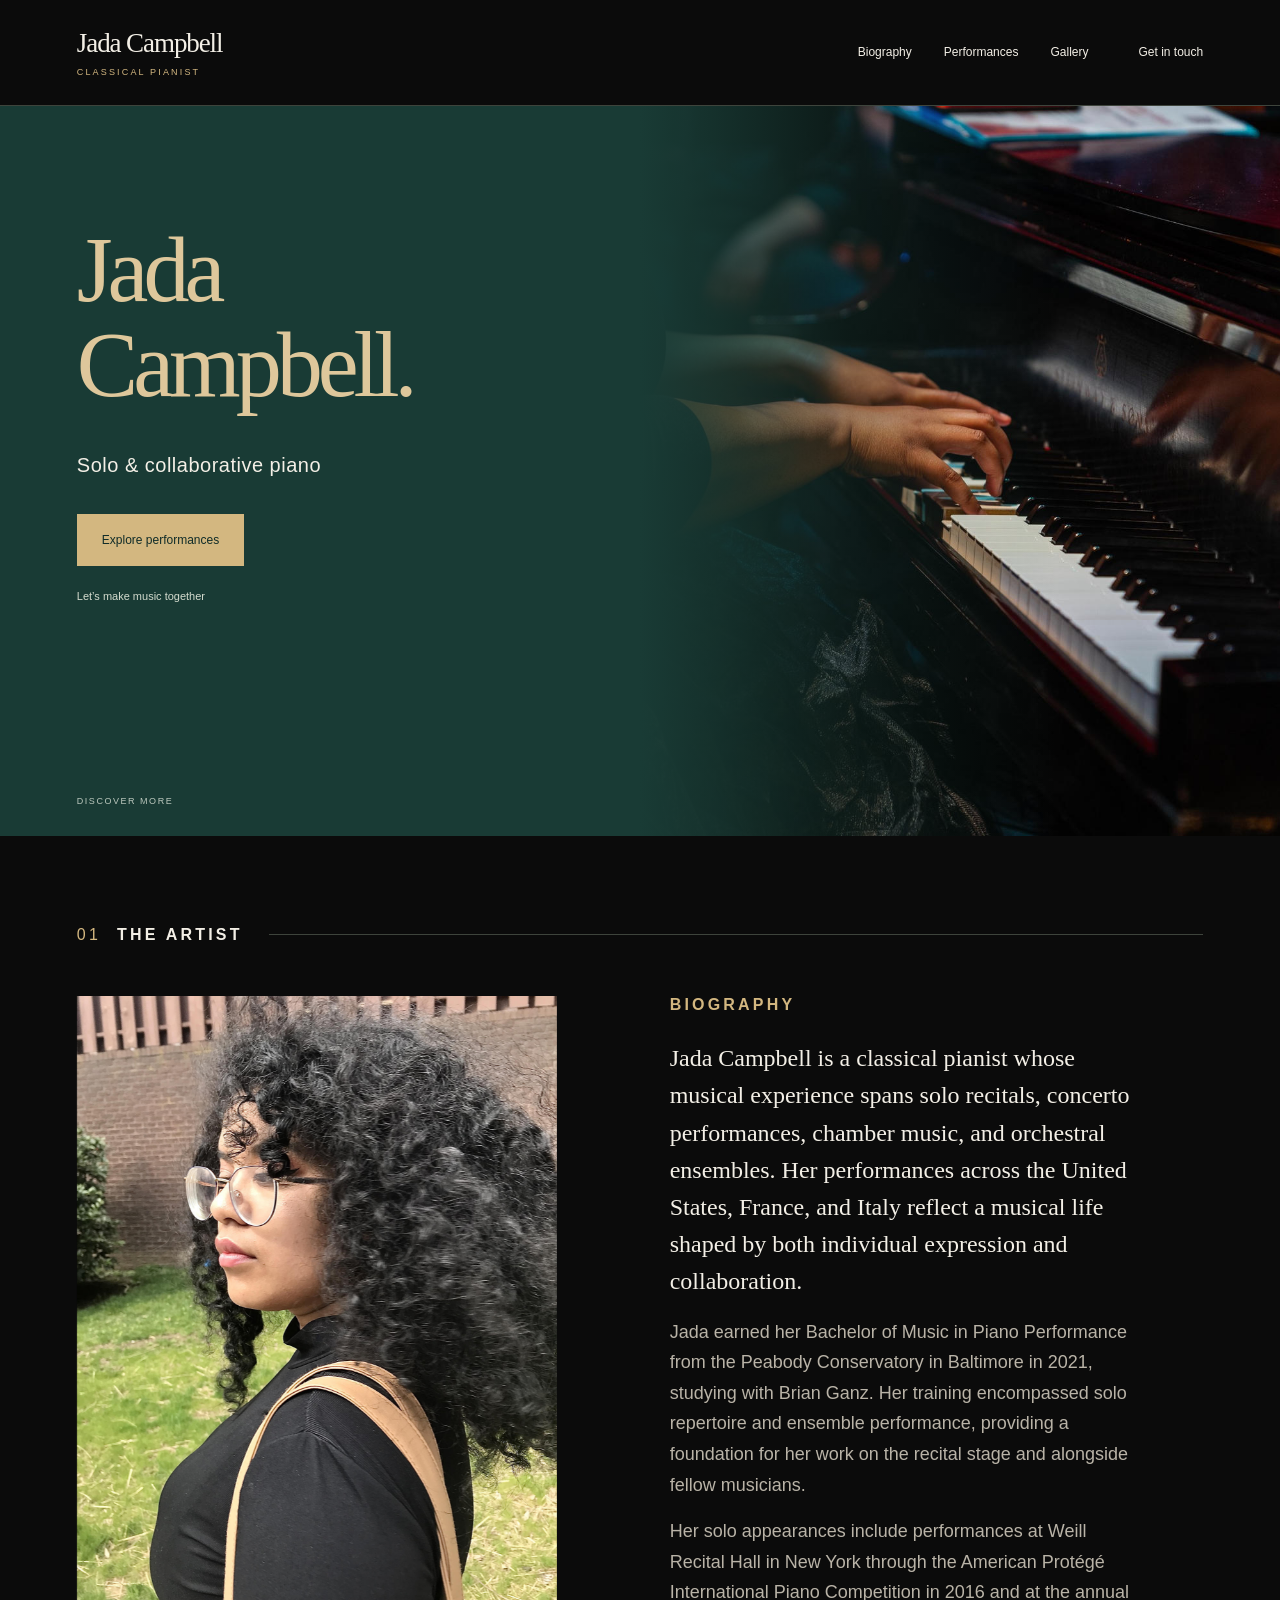
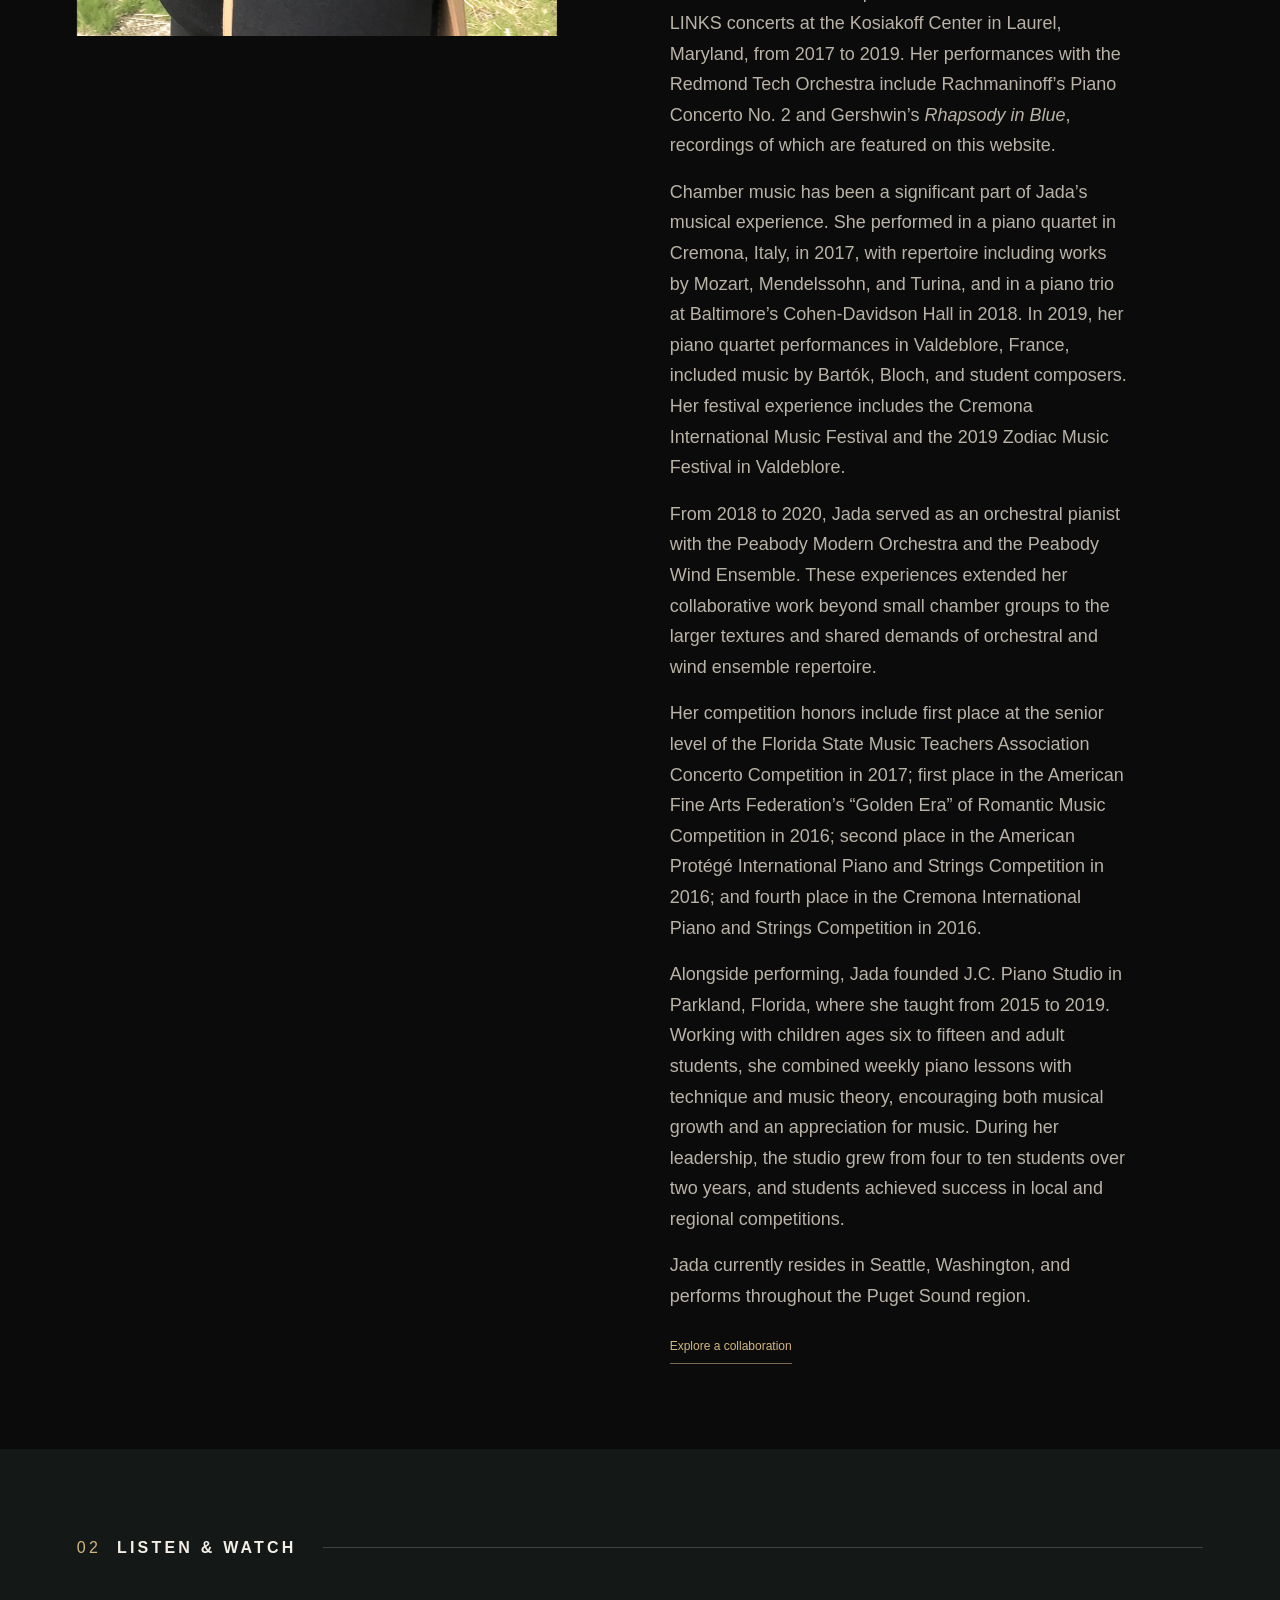
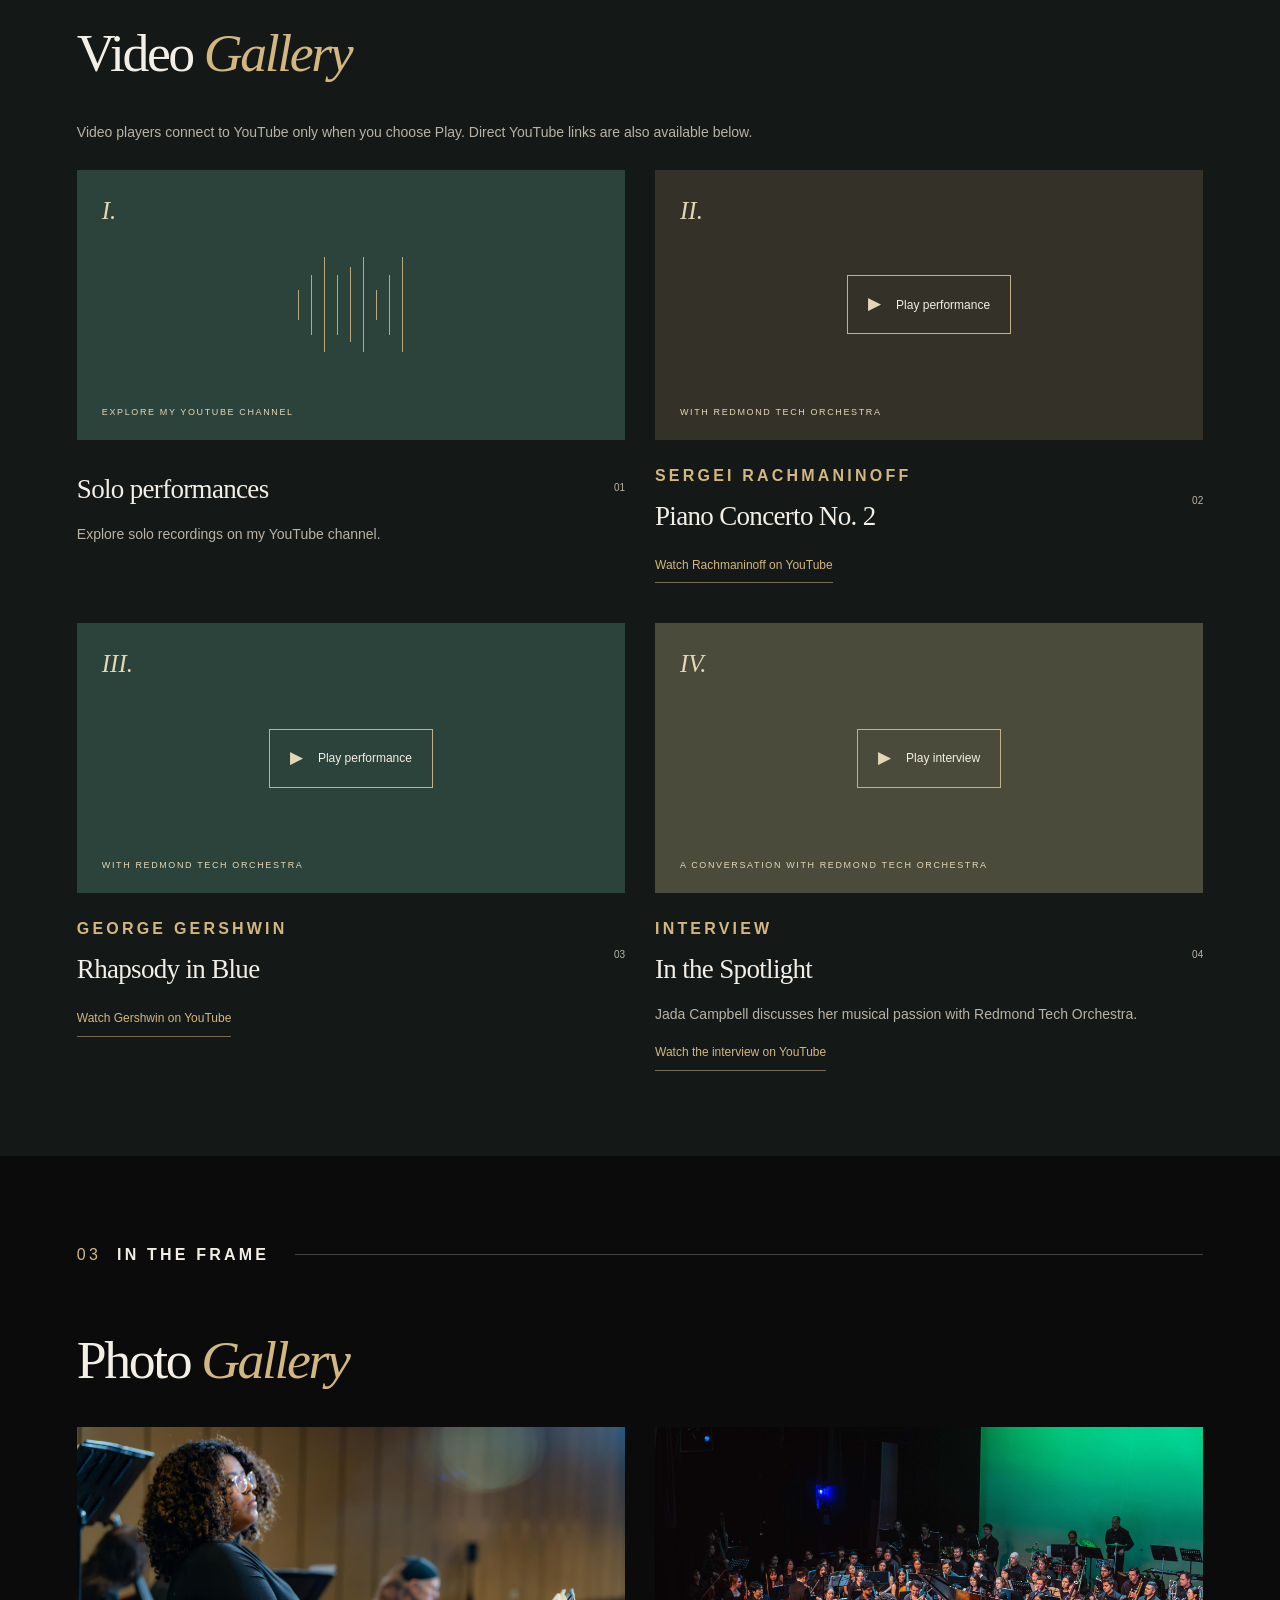
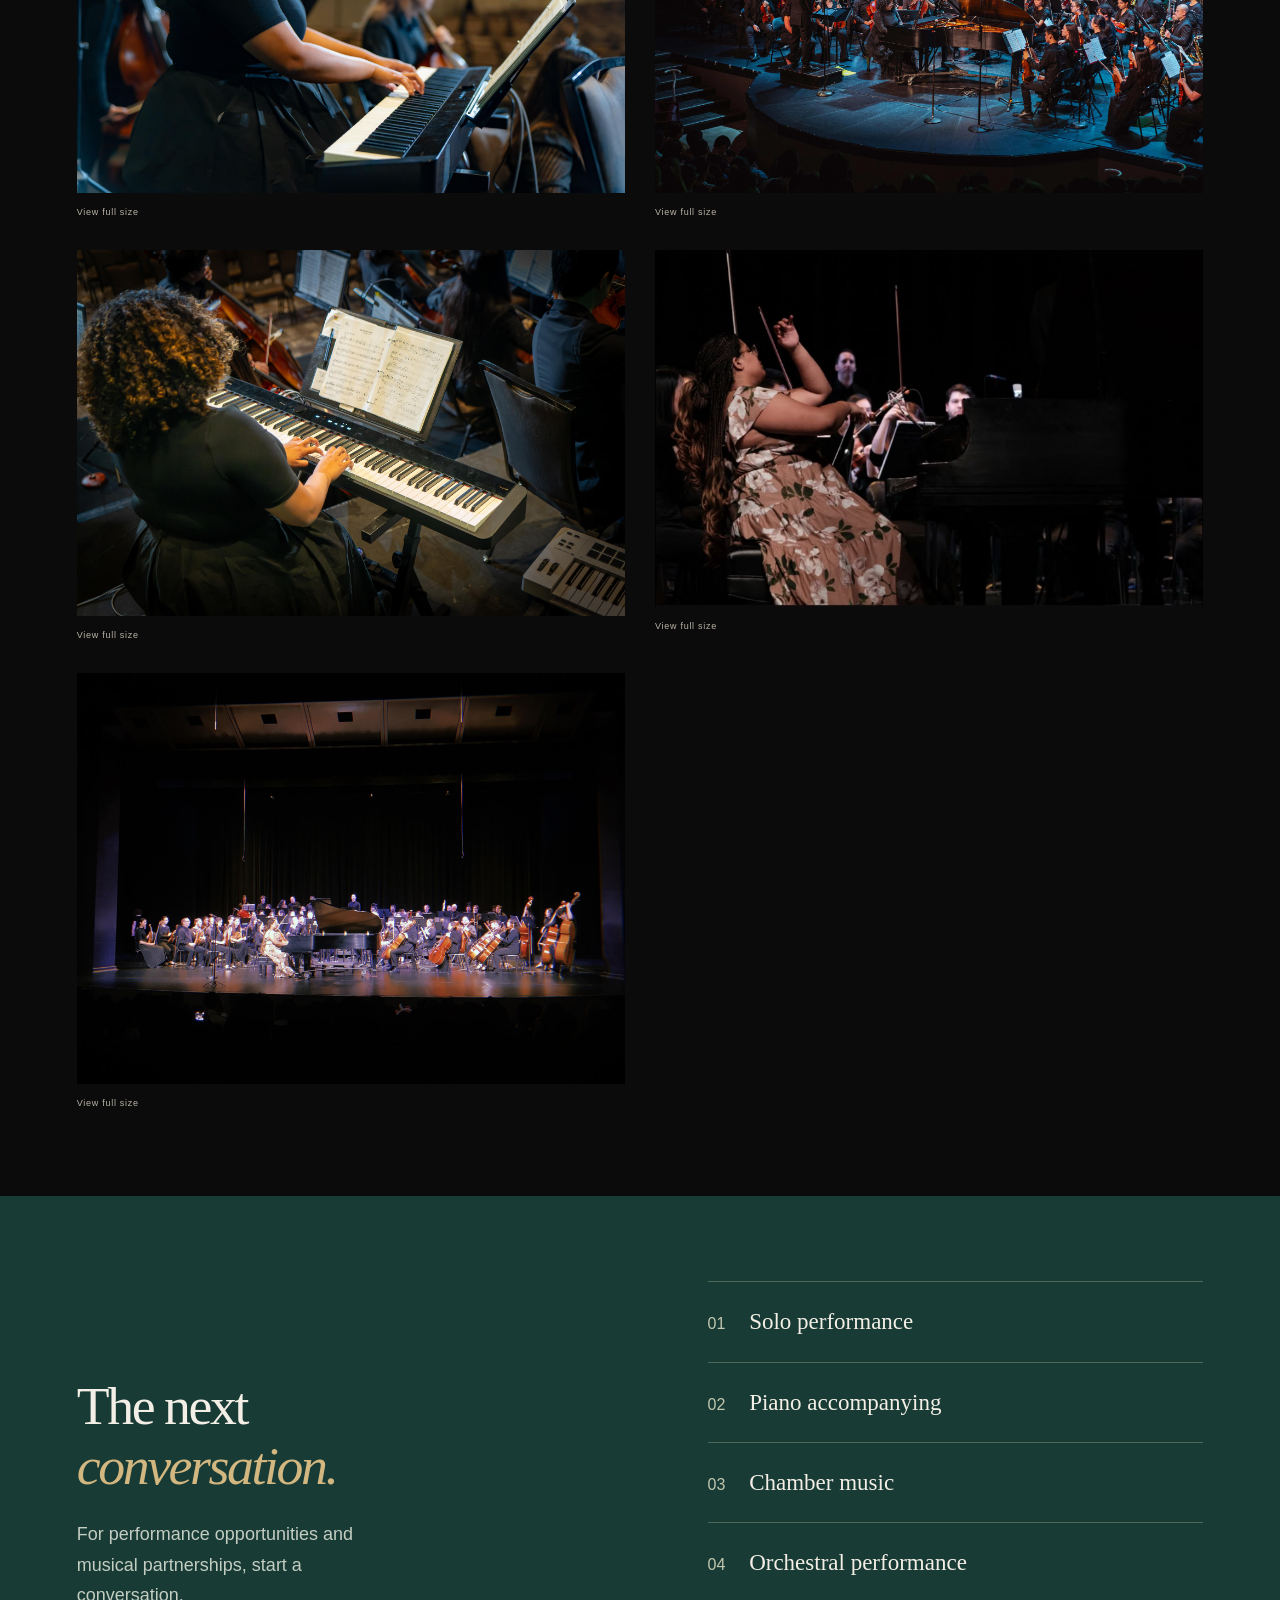
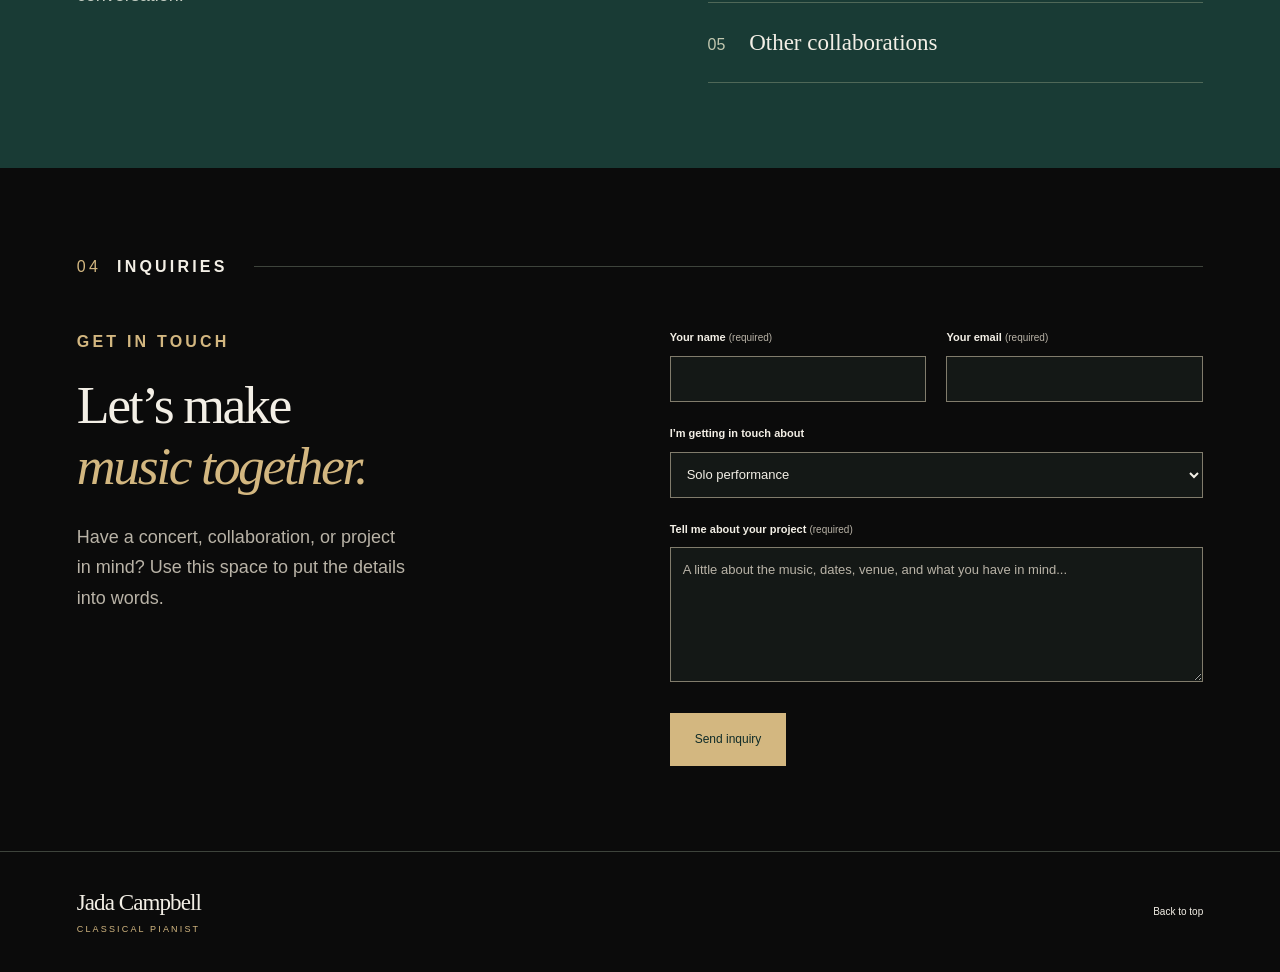
<file: index.html>
<!doctype html>
<html lang="en">
  <head>
    <meta charset="utf-8">
    <meta name="viewport" content="width=device-width, initial-scale=1">
    <meta name="description" content="The artist website of Jada Campbell, classical pianist. Biography, performance media, and inquiries for solo and collaborative projects.">
    <meta name="theme-color" content="#0b0b0b">
    <title>Jada Campbell | Classical Pianist</title>
    <link rel="icon" href="./assets/favicon.svg" type="image/svg+xml">
    <link rel="stylesheet" href="./styles.css">
    <script src="./site.js" defer></script>
  </head>
  <body>
    <a class="skip-link" href="#main">Skip to content</a>
    <header class="site-header">
      <a class="wordmark" href="#home" aria-label="Jada Campbell, home">Jada Campbell<span>Classical pianist</span></a>
      <button class="menu-toggle" type="button" aria-expanded="false" aria-controls="navigation" hidden>Menu <span aria-hidden="true">+</span></button>
      <nav id="navigation" aria-label="Main navigation">
        <a href="#about">Biography</a>
        <a href="#performances">Performances</a>
        <a href="#gallery">Gallery</a>
        <a class="nav-contact" href="#contact">Get in touch</a>
      </nav>
    </header>

    <main id="main">
      <section class="hero" id="home" aria-labelledby="hero-title">
        <div class="hero-copy">
          <h1 id="hero-title">Jada<br>Campbell.</h1>
          <p class="hero-intro">Solo &amp; collaborative piano</p>
          <a class="button button-light" href="#performances">Explore performances</a>
          <a class="hero-secondary" href="#contact">Let&rsquo;s make music together</a>
        </div>
        <div class="hero-art">
          <img src="./assets/hero-orchestra.jpg" width="2000" height="1125" alt="Close-up of Jada Campbell's hands playing a grand piano." fetchpriority="high">
        </div>
        <a class="scroll-cue" href="#about">Discover more</a>
      </section>

      <section class="about section-wrap" id="about" aria-labelledby="about-title">
        <div class="section-label"><span>01</span> The artist</div>
        <div class="about-layout">
          <img class="artist-portrait" src="./assets/jada-campbell-portrait.jpg" width="1500" height="2000" loading="lazy" decoding="async" alt="Jada Campbell outdoors in profile, wearing glasses and a black top.">
          <div class="about-copy">
            <h2 id="about-title" class="eyebrow">Biography</h2>
            <p class="lead">Jada Campbell is a classical pianist whose musical experience spans solo recitals, concerto performances, chamber music, and orchestral ensembles. Her performances across the United States, France, and Italy reflect a musical life shaped by both individual expression and collaboration.</p>
            <p>Jada earned her Bachelor of Music in Piano Performance from the Peabody Conservatory in Baltimore in 2021, studying with Brian Ganz. Her training encompassed solo repertoire and ensemble performance, providing a foundation for her work on the recital stage and alongside fellow musicians.</p>
            <p>Her solo appearances include performances at Weill Recital Hall in New York through the American Prot&eacute;g&eacute; International Piano Competition in 2016 and at the annual LINKS concerts at the Kosiakoff Center in Laurel, Maryland, from 2017 to 2019. Her performances with the Redmond Tech Orchestra include Rachmaninoff&rsquo;s Piano Concerto No. 2 and Gershwin&rsquo;s <em>Rhapsody in Blue</em>, recordings of which are featured on this website.</p>
            <p>Chamber music has been a significant part of Jada&rsquo;s musical experience. She performed in a piano quartet in Cremona, Italy, in 2017, with repertoire including works by Mozart, Mendelssohn, and Turina, and in a piano trio at Baltimore&rsquo;s Cohen-Davidson Hall in 2018. In 2019, her piano quartet performances in Valdeblore, France, included music by Bart&oacute;k, Bloch, and student composers. Her festival experience includes the Cremona International Music Festival and the 2019 Zodiac Music Festival in Valdeblore.</p>
            <p>From 2018 to 2020, Jada served as an orchestral pianist with the Peabody Modern Orchestra and the Peabody Wind Ensemble. These experiences extended her collaborative work beyond small chamber groups to the larger textures and shared demands of orchestral and wind ensemble repertoire.</p>
            <p>Her competition honors include first place at the senior level of the Florida State Music Teachers Association Concerto Competition in 2017; first place in the American Fine Arts Federation&rsquo;s &ldquo;Golden Era&rdquo; of Romantic Music Competition in 2016; second place in the American Prot&eacute;g&eacute; International Piano and Strings Competition in 2016; and fourth place in the Cremona International Piano and Strings Competition in 2016.</p>
            <p>Alongside performing, Jada founded J.C. Piano Studio in Parkland, Florida, where she taught from 2015 to 2019. Working with children ages six to fifteen and adult students, she combined weekly piano lessons with technique and music theory, encouraging both musical growth and an appreciation for music. During her leadership, the studio grew from four to ten students over two years, and students achieved success in local and regional competitions.</p>
            <p>Jada currently resides in Seattle, Washington, and performs throughout the Puget Sound region.</p>
            <a class="text-link" href="#contact">Explore a collaboration</a>
          </div>
        </div>
      </section>

      <section class="performances" id="performances" aria-labelledby="performances-title">
        <div class="section-wrap">
          <div class="section-label"><span>02</span> Listen &amp; watch</div>
          <div class="section-heading">
            <div><h2 id="performances-title">Video <em>Gallery</em></h2></div>
          </div>
          <p class="media-privacy">Video players connect to YouTube only when you choose Play. Direct YouTube links are also available below.</p>
          <div class="video-grid">
            <article class="video-card">
              <a class="video-art video-solo channel-link" href="https://www.youtube.com/@jadacampbell5229" aria-label="Explore Jada Campbell's solo performances on YouTube">
                <span class="media-index" aria-hidden="true">I.</span>
                <div class="sound-lines" aria-hidden="true"><i></i><i></i><i></i><i></i><i></i><i></i><i></i><i></i><i></i></div>
                <span class="media-status">Explore my YouTube channel</span>
              </a>
              <div class="media-description"><div><h3><a href="https://www.youtube.com/@jadacampbell5229">Solo performances</a></h3></div><span aria-hidden="true">01</span></div>
              <p class="media-note">Explore solo recordings on my YouTube channel.</p>
            </article>
            <article class="video-card">
              <div class="video-art video-chamber" data-video-id="Amu5UD6Q9bg" data-video-title="Rachmaninoff: Piano Concerto No. 2 &mdash; Jada Campbell with Redmond Tech Orchestra">
                <span class="media-index" aria-hidden="true">II.</span>
                <button class="video-load" type="button" aria-label="Play Rachmaninoff Piano Concerto No. 2" hidden><span aria-hidden="true">&#9654;</span> Play performance</button>
                <span class="media-status">With Redmond Tech Orchestra</span>
              </div>
              <div class="media-description"><div><p class="eyebrow">Sergei Rachmaninoff</p><h3>Piano Concerto No. 2</h3></div><span aria-hidden="true">02</span></div>
              <a class="text-link" href="https://www.youtube.com/watch?v=Amu5UD6Q9bg">Watch Rachmaninoff on YouTube</a>
            </article>
            <article class="video-card">
              <div class="video-art video-solo" data-video-id="URhVBis8MXo" data-video-title="Gershwin: Rhapsody in Blue &mdash; Jada Campbell with Redmond Tech Orchestra">
                <span class="media-index" aria-hidden="true">III.</span>
                <button class="video-load" type="button" aria-label="Play Gershwin Rhapsody in Blue" hidden><span aria-hidden="true">&#9654;</span> Play performance</button>
                <span class="media-status">With Redmond Tech Orchestra</span>
              </div>
              <div class="media-description"><div><p class="eyebrow">George Gershwin</p><h3>Rhapsody in Blue</h3></div><span aria-hidden="true">03</span></div>
              <a class="text-link" href="https://www.youtube.com/watch?v=URhVBis8MXo">Watch Gershwin on YouTube</a>
            </article>
            <article class="video-card">
              <div class="video-art video-interview" data-video-id="ChPC1qFlqUM" data-video-title="In the Spotlight: Jada Campbell Discusses Her Musical Passion">
                <span class="media-index" aria-hidden="true">IV.</span>
                <button class="video-load" type="button" aria-label="Play Jada Campbell's interview with Redmond Tech Orchestra" hidden><span aria-hidden="true">&#9654;</span> Play interview</button>
                <span class="media-status">A conversation with Redmond Tech Orchestra</span>
              </div>
              <div class="media-description"><div><p class="eyebrow">Interview</p><h3>In the Spotlight</h3></div><span aria-hidden="true">04</span></div>
              <p class="media-note">Jada Campbell discusses her musical passion with Redmond Tech Orchestra.</p>
              <a class="text-link" href="https://www.youtube.com/watch?v=ChPC1qFlqUM">Watch the interview on YouTube</a>
            </article>
          </div>
        </div>
      </section>

      <section class="gallery section-wrap" id="gallery" aria-labelledby="gallery-title">
        <div class="section-label"><span>03</span> In the frame</div>
        <div class="section-heading">
          <div><h2 id="gallery-title">Photo <em>Gallery</em></h2></div>
        </div>
        <div class="gallery-grid">
          <figure class="gallery-item">
            <a class="gallery-photo-link" href="./assets/rto-origins-14.jpg" aria-label="View full-size photograph of Jada Campbell at the keyboard">
              <img class="gallery-photo" src="./assets/rto-origins-14.jpg" width="2000" height="1333" loading="lazy" decoding="async" alt="Jada Campbell playing a keyboard, with string players behind her.">
            </a>
            <figcaption><span>View full size</span></figcaption>
          </figure>
          <figure class="gallery-item">
            <a class="gallery-photo-link" href="./assets/orchestra-performance.jpg" aria-label="View full-size photograph of Jada Campbell performing with orchestra">
              <img class="gallery-photo" src="./assets/orchestra-performance.jpg" width="2000" height="1333" loading="lazy" decoding="async" alt="Jada Campbell at a grand piano, surrounded by an orchestra on a green-lit stage.">
            </a>
            <figcaption><span>View full size</span></figcaption>
          </figure>
          <figure class="gallery-item">
            <a class="gallery-photo-link" href="./assets/rto-origins-12.jpg" aria-label="View full-size photograph of Jada Campbell playing from a score">
              <img class="gallery-photo" src="./assets/rto-origins-12.jpg" width="1999" height="1333" loading="lazy" decoding="async" alt="View over Jada Campbell's shoulder as she plays a keyboard from an open score among orchestral musicians.">
            </a>
            <figcaption><span>View full size</span></figcaption>
          </figure>
          <figure class="gallery-item">
            <a class="gallery-photo-link" href="./assets/grand-piano-performance.jpg" aria-label="View full-size photograph of Jada Campbell beside a grand piano">
              <img class="gallery-photo" src="./assets/grand-piano-performance.jpg" width="828" height="539" loading="lazy" decoding="async" alt="Jada Campbell seated beside a grand piano with her hands raised, with orchestral musicians behind her.">
            </a>
            <figcaption><span>View full size</span></figcaption>
          </figure>
          <figure class="gallery-item">
            <a class="gallery-photo-link" href="./assets/concert-stage.jpeg" aria-label="View full-size photograph of Jada Campbell on the concert stage with orchestra">
              <img class="gallery-photo" src="./assets/concert-stage.jpeg" width="2000" height="1500" loading="lazy" decoding="async" alt="Wide view of Jada Campbell at a grand piano with an orchestra across the concert stage.">
            </a>
            <figcaption><span>View full size</span></figcaption>
          </figure>
        </div>
      </section>

      <section class="collaborations" aria-labelledby="collaborations-title">
        <div class="section-wrap collaboration-layout">
          <div><h2 id="collaborations-title">The next<br><em>conversation.</em></h2><p>For performance opportunities and musical partnerships, start a conversation.</p></div>
          <ul class="opportunity-list">
            <li><a href="#contact" data-inquiry="Solo performance"><span><small>01</small> Solo performance</span></a></li>
            <li><a href="#contact" data-inquiry="Piano accompanying"><span><small>02</small> Piano accompanying</span></a></li>
            <li><a href="#contact" data-inquiry="Chamber music"><span><small>03</small> Chamber music</span></a></li>
            <li><a href="#contact" data-inquiry="Orchestral performance"><span><small>04</small> Orchestral performance</span></a></li>
            <li><a href="#contact" data-inquiry="Other collaboration"><span><small>05</small> Other collaborations</span></a></li>
          </ul>
        </div>
      </section>

      <section class="contact section-wrap" id="contact" aria-labelledby="contact-title">
        <div class="section-label"><span>04</span> Inquiries</div>
        <div class="contact-layout">
          <div class="contact-copy"><p class="eyebrow">Get in touch</p><h2 id="contact-title">Let&rsquo;s make<br><em>music together.</em></h2><p>Have a concert, collaboration, or project in mind? Use this space to put the details into words.</p></div>
          <div>
            <form id="inquiry-form" action="https://formspree.io/f/mljbrneo" method="POST">
              <input type="hidden" name="_subject" value="New performance inquiry for Jada Campbell">
              <div class="form-row">
                <div class="field"><label for="name">Your name <span>(required)</span></label><input id="name" name="name" autocomplete="name" maxlength="160" required></div>
                <div class="field"><label for="email">Your email <span>(required)</span></label><input id="email" name="email" type="email" autocomplete="email" maxlength="254" required></div>
              </div>
              <div class="field"><label for="interest">I&rsquo;m getting in touch about</label><select id="interest" name="interest"><option>Solo performance</option><option>Piano accompanying</option><option>Chamber music</option><option>Orchestral performance</option><option>Other collaboration</option></select></div>
              <div class="field"><label for="message">Tell me about your project <span>(required)</span></label><textarea id="message" name="message" rows="5" maxlength="5000" placeholder="A little about the music, dates, venue, and what you have in mind..." required></textarea></div>
              <noscript><p class="form-help">With JavaScript disabled, Formspree will show your submission status on its own page.</p></noscript>
              <button class="button button-dark" type="submit"><span id="inquiry-submit-label">Send inquiry</span></button>
              <p class="form-status" id="inquiry-status" role="status" aria-live="polite" tabindex="-1"></p>
            </form>
          </div>
        </div>
      </section>
    </main>
    <footer class="site-footer"><a class="wordmark" href="#home">Jada Campbell<span>Classical pianist</span></a><a class="back-top" href="#home">Back to top</a></footer>
  </body>
</html>
</file>
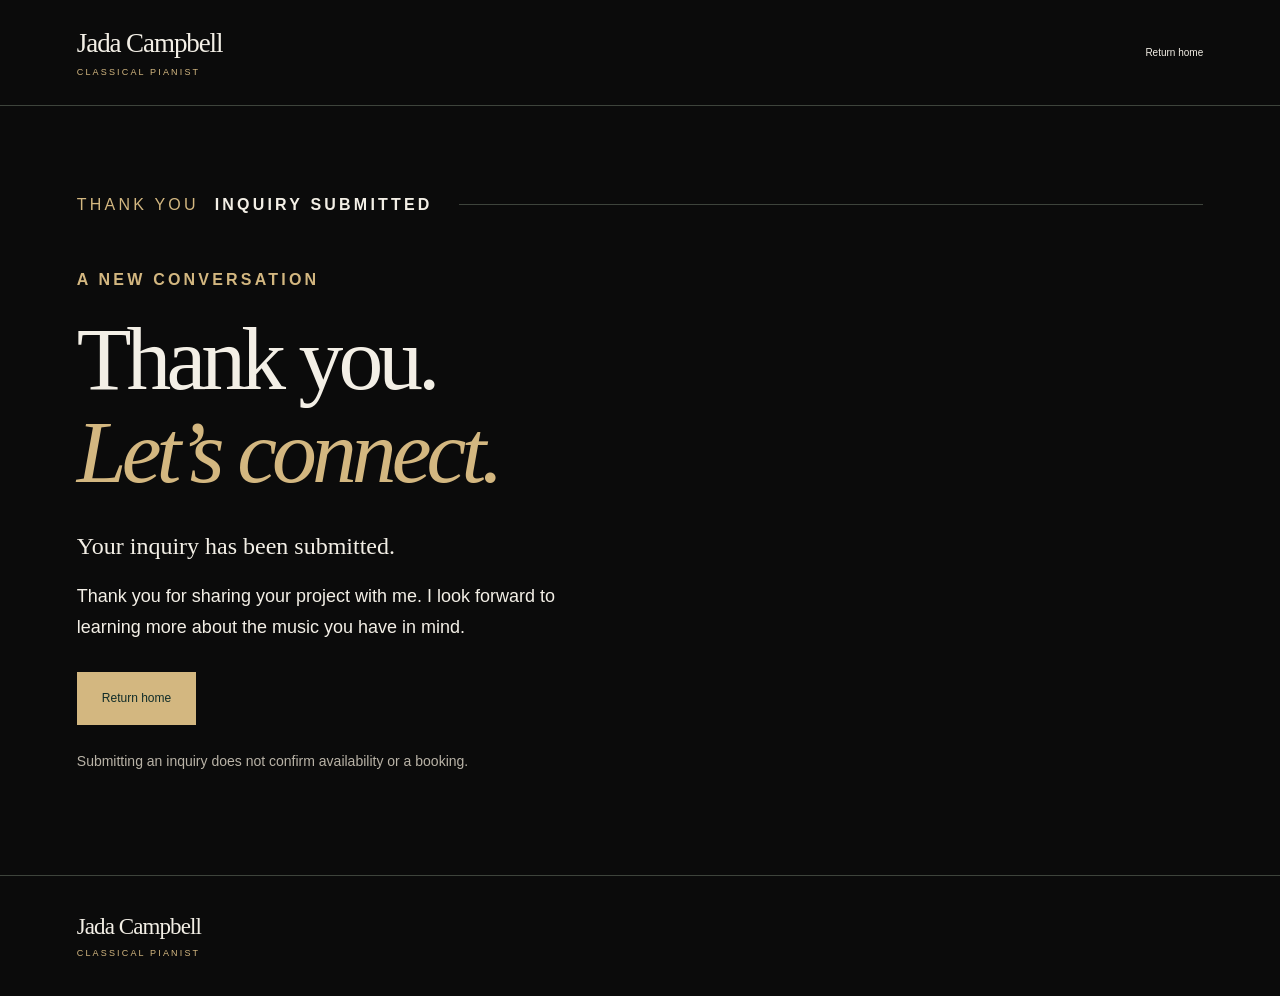
<file: thanks.html>
<!doctype html>
<html lang="en">
  <head>
    <meta charset="utf-8">
    <meta name="viewport" content="width=device-width, initial-scale=1">
    <meta name="robots" content="noindex">
    <meta name="theme-color" content="#0b0b0b">
    <title>Thank you | Jada Campbell</title>
    <link rel="icon" href="./assets/favicon.svg" type="image/svg+xml">
    <link rel="stylesheet" href="./styles.css">
  </head>
  <body>
    <a class="skip-link" href="#main">Skip to content</a>
    <header class="site-header">
      <a class="wordmark" href="./index.html" aria-label="Jada Campbell, home">Jada Campbell<span>Classical pianist</span></a>
      <a class="back-top" href="./index.html">Return home</a>
    </header>
    <main class="thanks-main" id="main">
      <section class="thanks-card section-wrap" aria-labelledby="thanks-title">
        <div class="section-label"><span>Thank you</span> Inquiry submitted</div>
        <p class="eyebrow">A new conversation</p>
        <h1 id="thanks-title">Thank you.<br><em>Let&rsquo;s connect.</em></h1>
        <p class="lead">Your inquiry has been submitted.</p>
        <p>Thank you for sharing your project with me. I look forward to learning more about the music you have in mind.</p>
        <a class="button button-dark" href="./index.html">Return home</a>
        <p class="form-help">Submitting an inquiry does not confirm availability or a booking.</p>
      </section>
    </main>
    <footer class="site-footer">
      <a class="wordmark" href="./index.html">Jada Campbell<span>Classical pianist</span></a>
    </footer>
  </body>
</html>
</file>
<file: styles.css>
@charset "UTF-8";

:root {
  color-scheme: dark;
  --background: #0b0b0b;
  --surface: #141816;
  --ink: #f3efe6;
  --muted: #b9b3a7;
  --green: #193b35;
  --green-deep: #102c28;
  --gold: #d3b780;
  --line: #3e443c;
  --field-border: #817c6c;
  --serif: "Baskerville", "Palatino Linotype", "Book Antiqua", Georgia, serif;
  --sans: "Segoe UI", "Helvetica Neue", Arial, sans-serif;
}

* { box-sizing: border-box; }
html { font-size: medium; scroll-behavior: smooth; scroll-padding-top: 100px; }
body { margin: 0; background: var(--background); color: var(--ink); font-family: var(--sans); font-size: 1.125rem; line-height: 1.7; }
button, input, select, textarea { font: inherit; }
button, a, input, select, textarea { -webkit-tap-highlight-color: transparent; }
a { color: inherit; text-decoration: none; }
button, .button { cursor: pointer; }
img { display: block; max-width: 100%; }
[hidden] { display: none !important; }
::selection { background: var(--gold); color: var(--green-deep); }
:focus-visible { outline: 3px solid var(--gold); outline-offset: 5px; }
.hero :focus-visible, .collaborations :focus-visible { outline-color: #ebcf97; }
h1, h2, h3, p, figure { margin: 0; }
h1, h2, h3 { font-family: var(--serif); font-weight: 400; }
h2 { font-size: clamp(2.6rem, 4.2vw, 4rem); line-height: 1.13; letter-spacing: -.045em; }
h2 em { font-weight: 400; color: var(--gold); }
p + p { margin-top: 1rem; }
.skip-link { position: fixed; top: 10px; left: 10px; padding: 12px 20px; background: var(--background); z-index: 20; transform: translateY(-160%); }
.skip-link:focus { transform: translateY(0); }
.site-header { min-height: 106px; padding: 20px 6%; display: flex; align-items: center; justify-content: space-between; gap: 30px; border-bottom: 1px solid var(--line); }
.wordmark { font-family: var(--serif); font-size: 1.6875rem; letter-spacing: -.04em; line-height: 1.2; }
.wordmark span { display: block; margin-top: 8px; font-family: var(--sans); font-size: .5625rem; font-weight: 500; text-transform: uppercase; letter-spacing: .24em; color: var(--gold); }
nav { display: flex; gap: 32px; align-items: center; font-size: .75rem; }
nav a { padding-block: 9px; border-bottom: 1px solid transparent; }
nav a:hover { border-bottom-color: var(--gold); color: var(--gold); }
.nav-contact { margin-left: 18px; }
.menu-toggle { display: none; background: none; color: var(--ink); border: 1px solid var(--field-border); padding: 8px 14px; }
.hero { position: relative; display: grid; grid-template-columns: 1fr 1fr; min-height: 730px; overflow: hidden; background: var(--green); color: var(--ink); }
.hero-copy { position: relative; z-index: 1; padding: 85px 0 110px 12%; }
.eyebrow { font-size: 1rem; text-transform: uppercase; letter-spacing: .2em; font-weight: 600; color: var(--gold); }
.hero .eyebrow { display: flex; align-items: center; gap: 15px; color: var(--gold); }
.short-rule { width: 35px; height: 1px; background: currentColor; }
h1 { margin-top: 32px; font-size: clamp(4.5rem, 7.2vw, 7.2rem); line-height: 1.03; letter-spacing: -.055em; }
#hero-title { color: #dec79b; }
.hero-intro { margin-top: 35px; font-size: 1.25rem; letter-spacing: .025em; }
.button { display: inline-flex; gap: 36px; align-items: center; justify-content: space-between; padding: 15px 24px; border: 1px solid transparent; font-size: .75rem; font-weight: 500; transition: background .2s, color .2s; }
.button-light { margin-top: 32px; background: var(--gold); color: var(--green-deep); }
.button-light:hover { background: #e6cca0; }
.button-dark { background: var(--gold); color: var(--green-deep); }
.button-dark:hover { background: #e6cca0; }
.hero-secondary { display: block; width: fit-content; margin-top: 21px; font-size: .6875rem; color: #d5dccf; }
.hero-secondary:hover, .text-link:hover { text-decoration: underline; text-underline-offset: 5px; }
.hero-art { position: relative; align-self: stretch; background: #14332e; }
.hero-art img { width: 100%; height: 100%; position: absolute; object-fit: cover; }
.hero-art::after { content: ""; position: absolute; inset: 0; background: linear-gradient(to right, var(--green) 0%, #193b35cc 12%, #193b3566 32%, #193b3500 65%); pointer-events: none; }
.scroll-cue { position: absolute; bottom: 27px; left: 6%; font-size: .5625rem; letter-spacing: .17em; text-transform: uppercase; color: #bdc9bf; }
.section-wrap { max-width: 1400px; margin-inline: auto; padding: 85px 6%; }
.section-label { display: flex; align-items: center; gap: 16px; margin-bottom: 48px; font-size: 1rem; font-weight: 600; text-transform: uppercase; letter-spacing: .2em; }
.section-label span { color: var(--gold); font-weight: 400; }
.section-label::after { content: ""; height: 1px; flex: 1; background: var(--line); margin-left: 10px; }
.about-layout { display: grid; grid-template-columns: .9fr 1fr; gap: 10%; align-items: start; }
.artist-portrait { display: block; width: 100%; height: auto; }
.about-copy .eyebrow { margin-bottom: 26px; font-family: var(--sans); }
.about-copy > p:not(.eyebrow) { max-width: 460px; }
.lead { font-family: var(--serif); font-size: 1.5rem; line-height: 1.55; }
.about-copy > p:not(.eyebrow):not(.lead) { color: var(--muted); }
.content-note { padding-left: 17px; position: relative; font-style: italic; }
.note-dot { position: absolute; left: 0; top: 10px; height: 5px; width: 5px; border-radius: 50%; background: var(--gold); }
.text-link { display: inline-flex; align-items: center; gap: 35px; margin-top: 24px; font-size: .75rem; color: var(--gold); border-bottom: 1px solid #776a4f; padding-bottom: 7px; }
.performances { background: var(--surface); }
.section-heading { display: flex; align-items: flex-end; justify-content: space-between; gap: 30px; margin-bottom: 37px; }
.section-heading h2 { margin-top: 14px; }
.section-heading > p { color: var(--muted); max-width: 320px; }
.media-privacy { margin-bottom: 25px; font-size: .875rem; color: var(--muted); }
.video-grid { display: grid; grid-template-columns: 1fr 1fr; gap: 40px 30px; }
.video-card { min-width: 0; }
.video-art { height: 270px; position: relative; display: flex; align-items: center; justify-content: center; overflow: hidden; color: #e4d7b6; }
.video-solo { background: #2b433a; }
.video-chamber { background: #343129; }
.video-interview { background: #4a4b3b; }
.video-load { display: inline-flex; align-items: center; gap: 15px; padding: 14px 20px; color: var(--ink); background: transparent; border: 1px solid #c2b18b; font-size: .75rem; }
.video-load:hover { background: #193b35; }
.video-art :focus-visible { outline-color: #ebcf97; }
.video-load span { color: #e4d7b6; font-size: 1.0625rem; }
.video-art iframe { width: 100%; height: 100%; border: 0; }
.channel-link:hover { background: #365447; }
.channel-link .media-status { right: 25px; display: flex; justify-content: space-between; gap: 15px; }
.video-card .text-link { margin-top: 15px; }
.media-description h3 a:hover { text-decoration: underline; text-underline-offset: 5px; }
.media-index { position: absolute; top: 20px; left: 25px; font-family: var(--serif); font-size: 1.5625rem; font-style: italic; }
.media-status { position: absolute; bottom: 20px; left: 25px; font-size: .5625rem; text-transform: uppercase; letter-spacing: .18em; }
.sound-lines { display: flex; height: 100px; align-items: center; gap: 12px; }
.sound-lines i { display: block; height: 30%; width: 1px; background: #b8aa7b; }
.sound-lines i:nth-child(2n) { height: 60%; }
.sound-lines i:nth-child(3n) { height: 95%; }
.sound-lines i:nth-child(5) { height: 75%; }
.media-description { display: flex; justify-content: space-between; align-items: center; gap: 15px; margin-top: 22px; }
.media-description .eyebrow { color: var(--gold); }
.media-description h3 { font-size: 1.6875rem; margin-top: 5px; letter-spacing: -.025em; }
.media-description > span { font-size: .625rem; color: var(--muted); }
.media-note { font-size: .875rem; color: var(--muted); margin-top: 10px; }
.gallery-grid { display: grid; grid-template-columns: 1fr 1fr; gap: 30px; }
.gallery-photo-link { display: block; }
.gallery-photo { width: 100%; height: auto; }
figcaption { display: flex; justify-content: space-between; gap: 10px; margin-top: 12px; font-size: .5625rem; letter-spacing: .08em; color: var(--muted); }
.collaborations { background: var(--green); color: var(--ink); }
.collaboration-layout { display: grid; grid-template-columns: 1fr 1fr; gap: 12%; align-items: center; }
.collaboration-layout .eyebrow { color: var(--gold); }
.collaboration-layout h2 { margin-block: 22px; }
.collaboration-layout > div > p:last-child { color: #c3cdc2; max-width: 330px; }
.opportunity-list { padding: 0; margin: 0; list-style: none; }
.opportunity-list li { border-bottom: 1px solid #4f6858; }
.opportunity-list li:first-child { border-top: 1px solid #4f6858; }
.opportunity-list a { display: flex; justify-content: space-between; align-items: center; gap: 15px; padding: 20px 0; font-family: var(--serif); font-size: 1.4375rem; }
.opportunity-list a:hover { color: var(--gold); }
.opportunity-list small { font-family: var(--sans); font-size: 1rem; color: #c2c7af; margin-right: 18px; }
.contact-layout { display: grid; grid-template-columns: .9fr 1fr; gap: 10%; }
.contact-copy h2 { margin: 20px 0 25px; }
.contact-copy > p:last-of-type { color: var(--muted); max-width: 330px; }
.form-row { display: grid; grid-template-columns: 1fr 1fr; gap: 20px; }
.field { margin-bottom: 22px; }
label { display: block; margin-bottom: 9px; font-size: .6875rem; font-weight: 600; }
label span { font-weight: 400; color: var(--muted); font-size: .625rem; }
input, select, textarea { width: 100%; min-width: 0; color: var(--ink); background: var(--surface); border: 1px solid var(--field-border); border-radius: 0; padding: 11px 12px; font-size: .8125rem; }
select { min-height: 46px; }
textarea { resize: vertical; }
textarea::placeholder { color: var(--muted); opacity: 1; }
.form-help { font-size: .875rem; color: var(--muted); margin-bottom: 16px; }
.button:disabled { cursor: wait; opacity: .65; }
.form-status { margin-top: 20px; }
.form-status:empty { display: none; }
.form-status.is-error { padding: 14px 18px; color: #f2c4b8; background: #321f1b; border-left: 2px solid #d88f79; }
.thanks-main { min-height: calc(100vh - 245px); display: grid; align-items: center; }
.thanks-card { width: 100%; }
.thanks-card h1 { margin: 20px 0 30px; font-size: clamp(3.2rem, 7vw, 6rem); color: var(--ink); }
.thanks-card h1 em { color: var(--gold); }
.thanks-card > p { max-width: 520px; }
.thanks-card .button { margin-top: 30px; }
.thanks-card .form-help { margin-top: 25px; }
.site-footer { display: flex; align-items: center; justify-content: space-between; gap: 25px; padding: 37px 6%; border-top: 1px solid var(--line); }
.site-footer .wordmark { font-size: 1.4375rem; }
.back-top { font-size: .625rem; }

@media (min-width: 951px) {
  .artist-portrait { position: sticky; top: 2rem; width: min(100%, calc((100vh - 4rem) * 3 / 4)); justify-self: start; }
}
@media (min-width: 1600px) {
  .hero { min-height: 820px; }
  .hero-copy { padding-top: 115px; padding-left: max(12%, calc(100% - 620px)); }
  .site-header, .site-footer { padding-inline: max(6%, calc((100% - 1232px) / 2)); }
}
@media (max-width: 950px) {
  .site-header { min-height: 88px; padding: 20px 6%; flex-wrap: wrap; gap: 20px; }
  .menu-toggle:not([hidden]) { display: inline-flex; gap: 20px; align-items: center; min-height: 44px; font-size: 1rem; }
  nav { width: 100%; flex-wrap: wrap; gap: 8px 24px; padding-block: 8px; font-size: 1rem; }
  nav a { min-height: 44px; }
  .js nav:not(.is-open) { display: none; }
  .nav-contact { margin-left: 0; }
  .hero { min-height: 650px; }
  .hero-copy { padding-top: 65px; padding-left: 10%; }
  h1 { font-size: 5rem; }
  .hero .eyebrow { letter-spacing: .14em; }
  .section-wrap { padding: 65px 5%; }
  .about-layout, .contact-layout, .collaboration-layout { grid-template-columns: 1fr; gap: 35px; }
  .about-copy, .contact-layout > div, .collaboration-layout > div { min-width: 0; }
  .artist-portrait { max-width: 440px; margin-inline: auto; }
  .about-copy > p:not(.eyebrow), .contact-copy > p:last-of-type, .collaboration-layout > div > p:last-child { max-width: none; }
  .button, .video-load { min-height: 44px; font-size: .875rem; }
  .hero-secondary, .text-link, .back-top { min-height: 44px; font-size: .875rem; }
  .hero-secondary, .back-top { display: inline-flex; align-items: center; }
  .text-link { max-width: 100%; gap: 20px; }
  .video-art { height: 230px; }
  .media-status { font-size: .75rem; letter-spacing: .1em; right: 25px; }
  .media-description { align-items: flex-start; }
  figcaption { flex-wrap: wrap; font-size: .75rem; }
  .opportunity-list a { font-size: 1.25rem; }
  .opportunity-list a > span:first-child { min-width: 0; }
  .form-row { grid-template-columns: 1fr; gap: 0; }
  label { font-size: .875rem; }
  label span { font-size: .75rem; }
  input, select, textarea { font-size: 1rem; min-height: 48px; }
}
@media (max-width: 680px) {
  html { scroll-padding-top: 20px; }
  .wordmark { font-size: 1.5rem; }
  .wordmark span { font-size: .5rem; }
  .hero { grid-template-columns: 1fr; }
  .hero-copy { padding: 55px 7% 48px; }
  h1 { font-size: clamp(4rem, 16vw, 6.5rem); margin-top: 27px; }
  .hero-intro { margin-top: 27px; }
  .hero-art { height: clamp(240px, 65vw, 370px); }
  .hero-art img { object-position: center 52%; }
  .hero-art::after { background: linear-gradient(to bottom, var(--green) 0%, #193b3580 15%, #193b3500 45%); }
  .scroll-cue { display: none; }
  .section-wrap { padding: 52px 7%; }
  .section-label { margin-bottom: 30px; }
  h2 { font-size: clamp(2.25rem, 10vw, 2.8rem); }
  .section-heading { display: block; margin-bottom: 28px; }
  .section-heading > p { margin-top: 20px; }
  .video-grid { grid-template-columns: 1fr; gap: 35px; }
  .video-art { height: auto; aspect-ratio: 16 / 9; }
  .gallery-grid { grid-template-columns: 1fr; gap: 25px; }
  .opportunity-list a { font-size: 1.375rem; padding-block: 18px; }
  .site-footer { flex-wrap: wrap; padding: 30px 7%; }
}
@media (max-width: 380px) {
  .hero .eyebrow { letter-spacing: .08em; }
  .short-rule { width: 20px; }
  .button { gap: 20px; padding-inline: 18px; }
  .opportunity-list a { font-size: 1.1875rem; }
}
@media (prefers-reduced-motion: reduce) {
  html { scroll-behavior: auto; }
  *, *::before, *::after { transition: none !important; }
}
</file>
